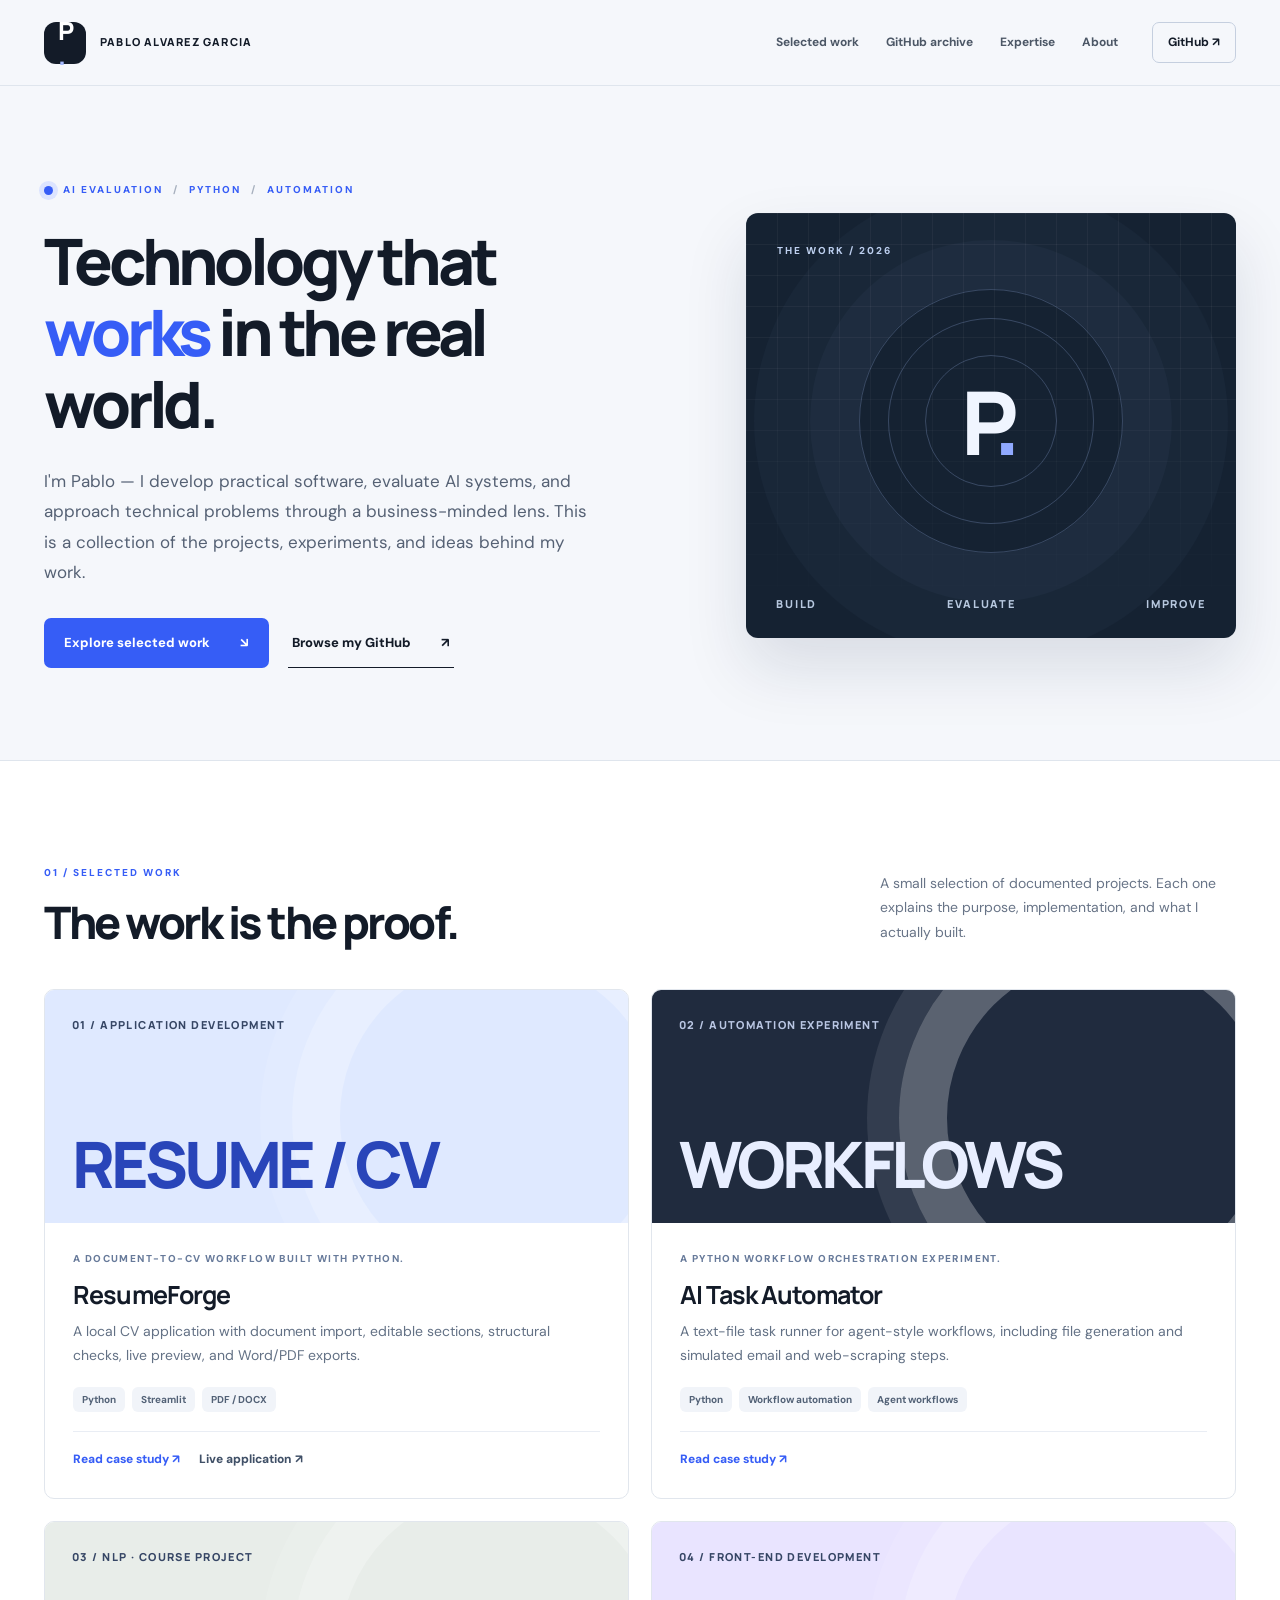
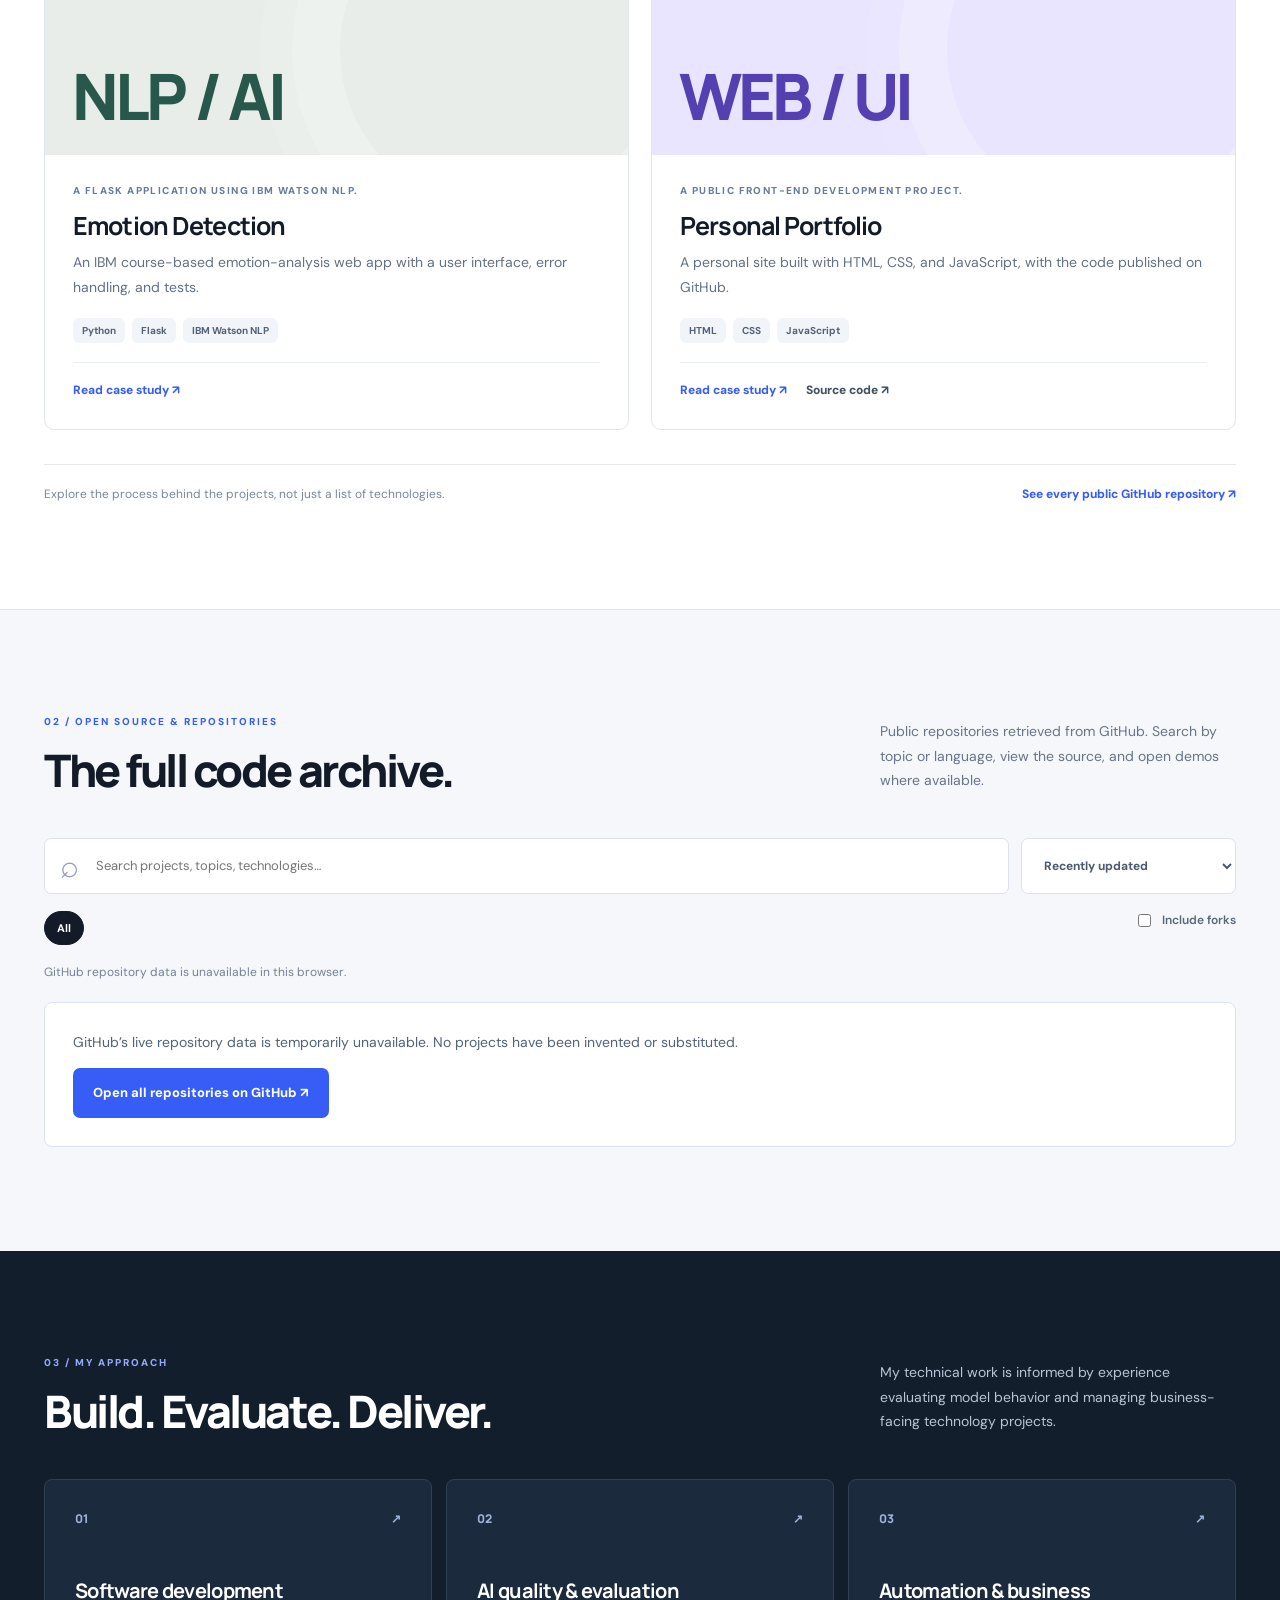
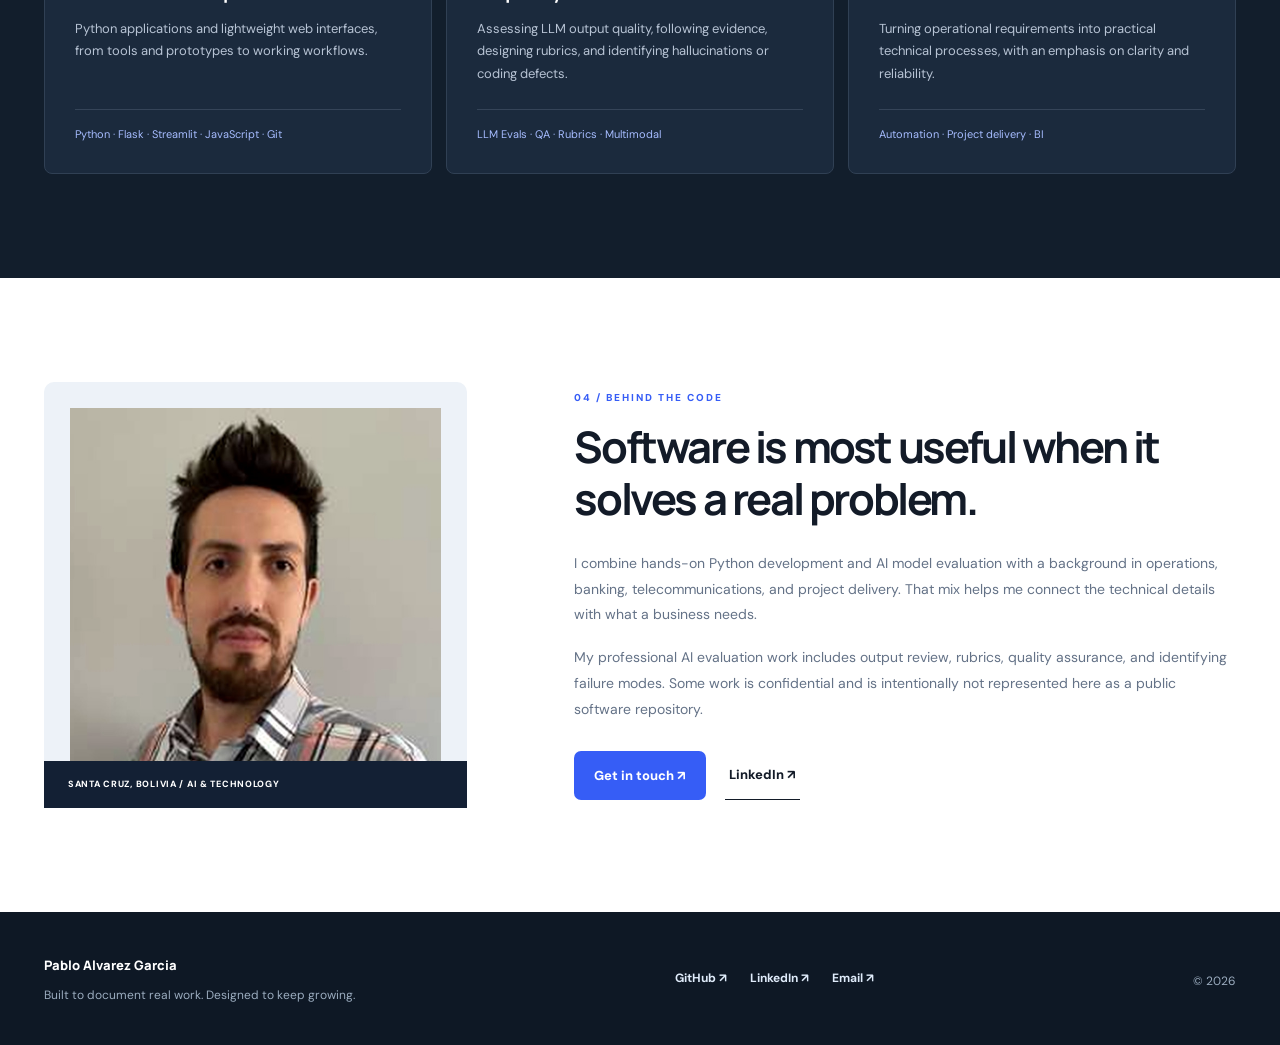
<file: index.html>
<!doctype html>
<html lang="en">
<head>
  <meta charset="utf-8">
  <meta name="viewport" content="width=device-width,initial-scale=1">
  <meta name="theme-color" content="#f5f7fb">
  <meta name="description" content="Pablo Alvarez Garcia — a portfolio of Python applications, AI model evaluation, automation workflows, and software projects. Explore verified work and public GitHub repositories.">
  <meta property="og:type" content="website"><meta property="og:title" content="Pablo Alvarez Garcia — AI & Software Projects"><meta property="og:description" content="Selected projects, engineering notes, and source code. Practical solutions informed by AI evaluation and business operations.">
  <title>Pablo Alvarez Garcia — AI & Software Projects</title>
  <link rel="icon" href="assets/favicon.svg" type="image/svg+xml">
  <link rel="stylesheet" href="style.css">
  <script src="content.js" defer></script><script src="main.js" defer></script>
</head>
<body>
<a class="skip-link" href="#selected-work">Skip to projects</a>
<header class="site-header"><div class="container header-inner">
  <a class="brand" href="#top" aria-label="Pablo Alvarez Garcia — home"><span class="brand-mark">P<span>.</span></span><span>PABLO ALVAREZ GARCIA</span></a>
  <nav aria-label="Main navigation" class="site-nav" id="site-nav"><a href="#selected-work">Selected work</a><a href="#repository-archive">GitHub archive</a><a href="#expertise">Expertise</a><a href="#about">About</a></nav>
  <a class="header-github" href="https://github.com/PabloAGMgithub" target="_blank" rel="noopener noreferrer" aria-label="GitHub profile">GitHub <span aria-hidden="true">↗</span></a>
  <button class="menu-button" id="menu-button" type="button" aria-controls="site-nav" aria-expanded="false">Menu <span aria-hidden="true">☰</span></button>
</div></header>
<main id="top">
  <section class="hero container" aria-labelledby="hero-heading">
    <div class="hero-left"><div class="eyebrow"><span class="pulse"></span> AI EVALUATION <span> / </span> PYTHON <span> / </span> AUTOMATION</div>
      <h1 id="hero-heading">Technology that <em>works</em> in the real world.</h1>
      <p class="hero-description">I'm Pablo — I develop practical software, evaluate AI systems, and approach technical problems through a business-minded lens. This is a collection of the projects, experiments, and ideas behind my work.</p>
      <div class="hero-actions"><a class="button button-primary" href="#selected-work">Explore selected work <span aria-hidden="true">↘</span></a><a class="button button-link" href="https://github.com/PabloAGMgithub" target="_blank" rel="noopener noreferrer">Browse my GitHub <span aria-hidden="true">↗</span></a></div>
    </div>
    <aside class="hero-visual" aria-label="Areas of work"><div class="visual-grid"></div><span class="visual-label">THE WORK / 2026</span><div class="visual-orbit"><div class="orbit-center">P<span>.</span></div></div><div class="visual-bottom"><span>BUILD</span><span>EVALUATE</span><span>IMPROVE</span></div></aside>
  </section>
  <section class="section section-featured" id="selected-work" aria-labelledby="featured-heading"><div class="container">
    <div class="section-top"><div><div class="section-index">01 / SELECTED WORK</div><h2 id="featured-heading">The work is the proof.</h2></div><p>A small selection of documented projects. Each one explains the purpose, implementation, and what I actually built.</p></div>
    <div id="featured-projects" class="featured-projects"></div>
    <div class="section-end"><span>Explore the process behind the projects, not just a list of technologies.</span><a href="#repository-archive" class="text-arrow">See every public GitHub repository ↗</a></div>
  </div></section>
  <section class="section section-archive" id="repository-archive" aria-labelledby="archive-heading"><div class="container">
    <div class="section-top"><div><div class="section-index">02 / OPEN SOURCE & REPOSITORIES</div><h2 id="archive-heading">The full code archive<span class="accent-period">.</span></h2></div><p>Public repositories retrieved from GitHub. Search by topic or language, view the source, and open demos where available.</p></div>
    <div class="archive-tools"><label class="search-field"><span class="search-symbol">⌕</span><span class="sr-only">Search repositories</span><input id="repo-search" type="search" placeholder="Search projects, topics, technologies…" autocomplete="off"></label><label class="sort-field"><span class="sr-only">Sort repositories</span><select id="repo-sort"><option value="updated">Recently updated</option><option value="name">Name A–Z</option><option value="stars">Most starred</option></select></label></div>
    <div class="archive-details"><div class="filter-row" id="repo-filters"><button type="button" class="filter-chip active" data-language="all" aria-pressed="true">All</button></div><label class="fork-toggle"><input id="include-forks" type="checkbox"> Include forks</label></div>
    <div class="archive-status" id="archive-status" role="status" aria-live="polite">Connecting to GitHub…</div>
    <div id="repo-grid" class="repo-grid"></div>
    <div id="archive-fallback" class="archive-fallback" hidden><p>GitHub’s live repository data is temporarily unavailable. No projects have been invented or substituted.</p><a class="button button-primary" href="https://github.com/PabloAGMgithub?tab=repositories" target="_blank" rel="noopener noreferrer">Open all repositories on GitHub ↗</a></div>
  </div></section>
  <section class="section expertise-section" id="expertise" aria-labelledby="expertise-heading"><div class="container"><div class="section-top"><div><div class="section-index">03 / MY APPROACH</div><h2 id="expertise-heading">Build. Evaluate. Deliver.</h2></div><p>My technical work is informed by experience evaluating model behavior and managing business-facing technology projects.</p></div><div class="expertise-grid">
    <article class="expertise-card"><div class="expertise-num">01 <span>↗</span></div><h3>Software development</h3><p>Python applications and lightweight web interfaces, from tools and prototypes to working workflows.</p><div class="skill-rail">Python · Flask · Streamlit · JavaScript · Git</div></article>
    <article class="expertise-card"><div class="expertise-num">02 <span>↗</span></div><h3>AI quality & evaluation</h3><p>Assessing LLM output quality, following evidence, designing rubrics, and identifying hallucinations or coding defects.</p><div class="skill-rail">LLM Evals · QA · Rubrics · Multimodal</div></article>
    <article class="expertise-card"><div class="expertise-num">03 <span>↗</span></div><h3>Automation & business</h3><p>Turning operational requirements into practical technical processes, with an emphasis on clarity and reliability.</p><div class="skill-rail">Automation · Project delivery · BI</div></article>
  </div></div></section>
  <section class="section about-section" id="about" aria-labelledby="about-heading"><div class="container about-grid">
    <div class="about-image"><img src="assets/profile.jpg" alt="Portrait of Pablo Alvarez Garcia" width="650" height="670" loading="eager"><span class="photo-caption">SANTA CRUZ, BOLIVIA / AI & TECHNOLOGY</span></div>
    <div class="about-copy"><div class="section-index">04 / BEHIND THE CODE</div><h2 id="about-heading">Software is most useful when it solves a real problem.</h2><p>I combine hands-on Python development and AI model evaluation with a background in operations, banking, telecommunications, and project delivery. That mix helps me connect the technical details with what a business needs.</p><p>My professional AI evaluation work includes output review, rubrics, quality assurance, and identifying failure modes. Some work is confidential and is intentionally not represented here as a public software repository.</p><div class="about-actions"><a class="button button-primary" href="mailto:pablito.alvarezgarciam@gmail.com">Get in touch ↗</a><a class="button button-link" href="https://www.linkedin.com/in/pablo-alvarez-garc%C3%ADa-455173215/" target="_blank" rel="noopener noreferrer">LinkedIn ↗</a></div></div>
  </div></section>
</main>
<footer class="footer"><div class="container footer-inner"><div><strong>Pablo Alvarez Garcia</strong><p>Built to document real work. Designed to keep growing.</p></div><div class="footer-links"><a href="https://github.com/PabloAGMgithub" target="_blank" rel="noopener noreferrer">GitHub ↗</a><a href="https://www.linkedin.com/in/pablo-alvarez-garc%C3%ADa-455173215/" target="_blank" rel="noopener noreferrer">LinkedIn ↗</a><a href="mailto:pablito.alvarezgarciam@gmail.com">Email ↗</a></div><small>© <span id="current-year">2026</span></small></div></footer>
</body></html>
</file>
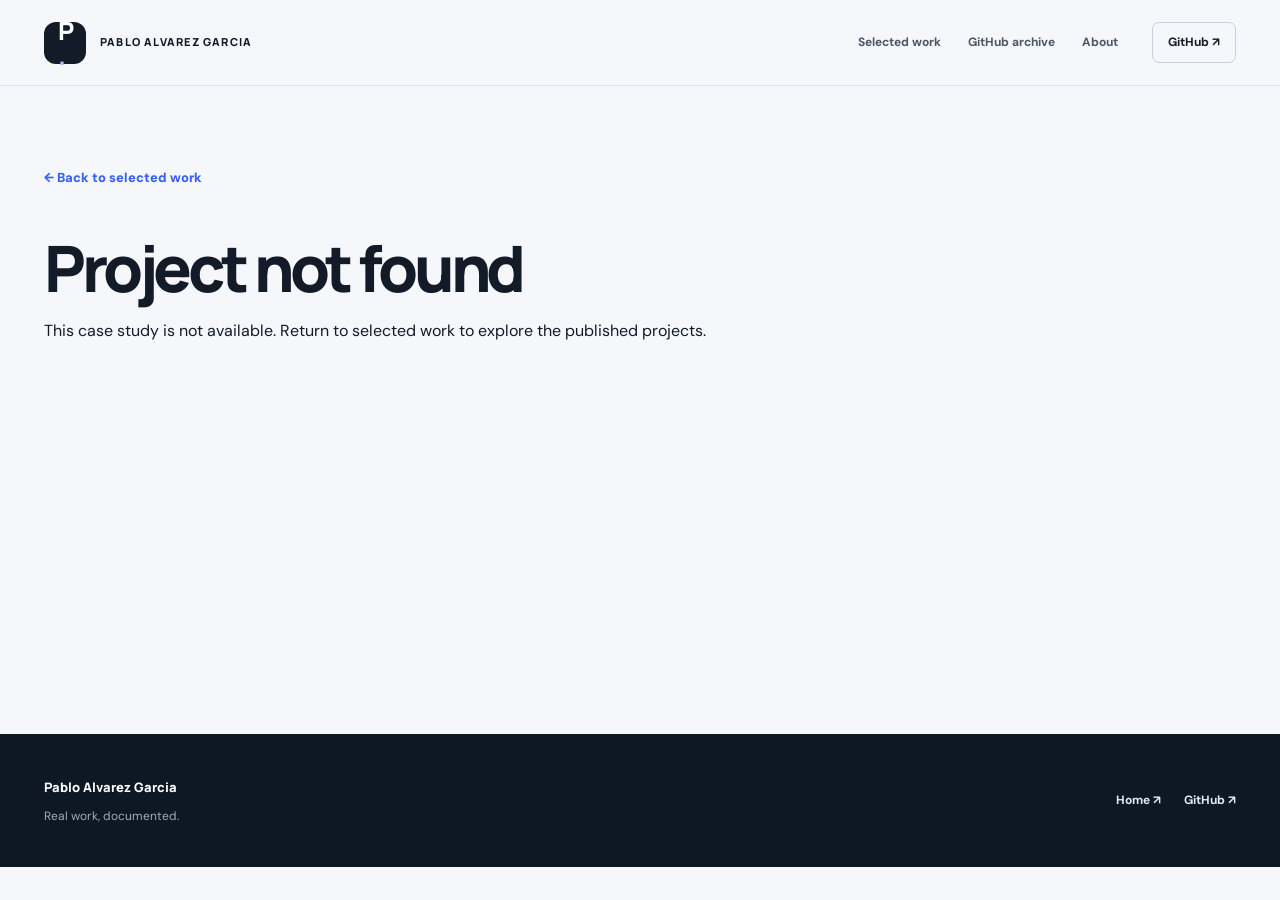
<file: project.html>
<!doctype html><html lang="en"><head><meta charset="utf-8"><meta name="viewport" content="width=device-width,initial-scale=1"><meta name="theme-color" content="#f5f7fb"><title>Project — Pablo Alvarez Garcia</title><meta name="description" content="Technical project case study from Pablo Alvarez Garcia"><link rel="icon" href="assets/favicon.svg" type="image/svg+xml"><link rel="stylesheet" href="style.css"><script src="content.js" defer></script><script src="project.js" defer></script></head>
<body><a class="skip-link" href="#project-main">Skip to project</a><header class="site-header"><div class="container header-inner"><a class="brand" href="index.html"><span class="brand-mark">P<span>.</span></span><span>PABLO ALVAREZ GARCIA</span></a><nav class="site-nav" aria-label="Main navigation"><a href="index.html#selected-work">Selected work</a><a href="index.html#repository-archive">GitHub archive</a><a href="index.html#about">About</a></nav><a class="header-github" href="https://github.com/PabloAGMgithub" target="_blank" rel="noopener noreferrer">GitHub ↗</a></div></header>
<main id="project-main" class="case-study container"><a class="back-link" href="index.html#selected-work">← Back to selected work</a><div id="case-study-content"><div class="section-index">PROJECT CASE STUDY</div><h1>Loading project…</h1></div></main><footer class="footer"><div class="container footer-inner"><div><strong>Pablo Alvarez Garcia</strong><p>Real work, documented.</p></div><div class="footer-links"><a href="index.html">Home ↗</a><a href="https://github.com/PabloAGMgithub" target="_blank" rel="noopener noreferrer">GitHub ↗</a></div></div></footer></body></html>
</file>
<file: style.css>
@import url('https://fonts.googleapis.com/css2?family=DM+Sans:wght@400;500;600;700;800&family=Manrope:wght@400;500;600;700;800&display=swap');
:root{--ink:#131b28;--ink-soft:#3b475a;--muted:#718096;--blue:#365df6;--blue-dark:#2144d2;--paper:#f5f7fb;--white:#fff;--line:#dfe5ed;--pale:#edf1fa;--dark:#111d2a;--font:'DM Sans',Inter,Arial,sans-serif;--heading:'Manrope',Inter,Arial,sans-serif}
*{box-sizing:border-box}html{scroll-behavior:smooth}body{margin:0;background:var(--paper);color:var(--ink);font:16px/1.65 var(--font);-webkit-font-smoothing:antialiased}a{color:inherit}button,input,select{font:inherit}button{cursor:pointer}img{max-width:100%;display:block}.container{width:min(1192px,calc(100% - 88px));margin-inline:auto}.sr-only,.skip-link:not(:focus){position:absolute;clip:rect(0 0 0 0);clip-path:inset(50%);width:1px;height:1px;overflow:hidden;white-space:nowrap}.skip-link:focus{position:absolute;z-index:100;top:12px;left:12px;background:var(--white);padding:12px 18px}a:focus-visible,button:focus-visible,input:focus-visible,select:focus-visible{outline:3px solid var(--blue);outline-offset:4px}h1,h2,h3,h4,p{margin-top:0}h1,h2,h3{font-family:var(--heading)}
.site-header{height:86px;background:rgba(245,247,251,.93);border-bottom:1px solid var(--line);position:sticky;top:0;z-index:50;backdrop-filter:blur(15px)}.header-inner{height:100%;display:flex;align-items:center;gap:34px}.brand{display:flex;align-items:center;gap:14px;text-decoration:none;font:800 11px/1.3 var(--heading);letter-spacing:.11em;white-space:nowrap}.brand-mark{width:42px;height:42px;display:grid;place-content:center;background:var(--ink);color:white;border-radius:12px;font:800 25px/1 var(--heading);letter-spacing:-.09em}.brand-mark span{color:#a6baff}.site-nav{display:flex;align-items:center;justify-content:center;gap:27px;margin-left:auto}.site-nav a,.header-github{font-size:12px;font-weight:700;text-decoration:none;color:#4c5766;white-space:nowrap}.site-nav a:hover,.header-github:hover{color:var(--blue)}.header-github{border:1px solid #c5cfdf;border-radius:7px;padding:10px 15px;color:var(--ink)}.menu-button{display:none;border:1px solid var(--line);background:var(--white);border-radius:8px;padding:9px 14px;font-size:13px;font-weight:700}
.hero{display:grid;grid-template-columns:1.13fr .87fr;gap:5.5%;min-height:620px;align-items:center;padding-block:96px 92px}.hero-left{max-width:620px}.eyebrow,.section-index,.visual-label,.photo-caption{font-size:10px;font-weight:800;letter-spacing:.2em}.eyebrow{display:flex;align-items:center;gap:10px;color:var(--blue);margin-bottom:26px}.eyebrow>span:not(.pulse){color:#a7b0be}.pulse{width:9px;height:9px;border-radius:50%;background:var(--blue);box-shadow:0 0 0 5px #dce4ff}.hero h1{font-size:clamp(44px,5vw,75px);line-height:1.12;letter-spacing:-.065em;margin-bottom:26px;font-weight:800}.hero h1 em{font-style:normal;color:var(--blue)}.hero-description{max-width:560px;color:#556174;font-size:17px;line-height:1.8;margin-bottom:30px}.hero-actions,.about-actions{display:flex;align-items:center;gap:19px;flex-wrap:wrap}.button{display:inline-flex;align-items:center;justify-content:space-between;gap:30px;padding:14px 20px;border-radius:7px;text-decoration:none;font-size:13px;font-weight:800;transition:transform .2s,background .2s,border-color .2s}.button:hover{transform:translateY(-2px)}.button-primary{background:var(--blue);color:white}.button-primary:hover{background:var(--blue-dark)}.button-link{color:var(--ink);padding-inline:4px;border-bottom:1px solid var(--ink);border-radius:0}.hero-visual{min-height:425px;background:#152232;position:relative;overflow:hidden;border-radius:12px;color:white;box-shadow:0 30px 65px rgba(13,33,64,.12)}.visual-grid{position:absolute;inset:0;background-image:linear-gradient(#ffffff0b 1px,transparent 1px),linear-gradient(90deg,#ffffff0b 1px,transparent 1px);background-size:31px 31px;mask-image:linear-gradient(0deg,transparent 3%,black 70%)}.visual-label{position:absolute;top:30px;left:31px;color:#bed0ef}.visual-orbit{position:absolute;top:49%;left:50%;width:264px;height:264px;border:1px solid #8ca4d34d;border-radius:50%;transform:translate(-50%,-50%);display:grid;place-content:center;box-shadow:0 0 0 49px #8ca4d30a,0 0 0 105px #8ca4d309}.visual-orbit:before,.visual-orbit:after{content:'';position:absolute;border:1px solid #8ca4d34d;border-radius:50%}.visual-orbit:before{inset:28px}.visual-orbit:after{inset:65px}.orbit-center{font:800 88px/1 var(--heading);letter-spacing:-.12em;z-index:2;color:#f0f5ff;transform:translateX(-5px)}.orbit-center span{color:#90a9ff}.visual-bottom{position:absolute;bottom:27px;left:30px;right:30px;display:flex;justify-content:space-between;color:#b7c8df;font:800 11px var(--heading);letter-spacing:.17em}
.section{padding-block:104px}.section-top{display:flex;justify-content:space-between;align-items:end;gap:40px;margin-bottom:42px}.section-top>div{max-width:740px}.section-index{color:var(--blue);margin-bottom:15px}.section-top h2{font-size:clamp(33px,3.5vw,48px);letter-spacing:-.055em;line-height:1.13;margin:0;font-weight:800}.section-top>p{max-width:356px;color:#687487;font-size:14px;line-height:1.75;margin:0 0 3px}.section-featured{background:white;border-block:1px solid var(--line)}.featured-projects{display:grid;grid-template-columns:repeat(2,minmax(0,1fr));gap:22px}.project-card{border:1px solid #e1e6ed;border-radius:10px;overflow:hidden;background:#fff;display:flex;flex-direction:column;transition:transform .2s,box-shadow .2s}.project-card:hover{transform:translateY(-4px);box-shadow:0 18px 44px rgba(15,27,52,.08)}.project-art{min-height:233px;background:#e5ebf6;position:relative;padding:27px;overflow:hidden;display:flex;flex-direction:column;justify-content:space-between}.art-overline{font:800 11px var(--heading);letter-spacing:.13em;position:relative;z-index:1;color:#364665}.art-big{font:800 clamp(40px,5vw,76px)/1 var(--heading);letter-spacing:-.06em;position:relative;z-index:1;max-width:94%}.project-art:after{content:'';height:320px;width:320px;position:absolute;right:-80px;top:-80px;border:48px solid #ffffff42;border-radius:50%;box-shadow:0 0 0 32px #ffffff16}.visual-resume{background:#dfe9ff}.visual-resume .art-big{color:#2945b9}.visual-automation{background:#202b3e}.visual-automation .art-overline{color:#b9c6e3}.visual-automation .art-big{color:#e8eeff}.visual-nlp{background:#e8ede9}.visual-nlp .art-big{color:#28584b}.visual-web{background:#e9e4ff}.visual-web .art-big{color:#5440b1}.project-body{padding:28px;display:flex;flex-direction:column;flex:1}.project-meta{font-size:10px;font-weight:800;letter-spacing:.14em;color:#677a9a;margin-bottom:12px}.project-card h3{font-size:25px;letter-spacing:-.035em;line-height:1.2;margin-bottom:9px}.project-summary{color:#637185;font-size:14px;line-height:1.75;margin-bottom:19px}.tags{display:flex;flex-wrap:wrap;gap:7px;margin-top:auto;margin-bottom:19px}.tag{font:700 10px var(--font);background:#f1f4f9;color:#526176;border-radius:6px;padding:6px 9px}.project-links{display:flex;gap:19px;flex-wrap:wrap;align-items:center;border-top:1px solid #e9edf4;padding-top:18px}.project-links a{text-decoration:none;font-weight:800;font-size:12px;color:var(--blue)}.project-links a:hover{text-decoration:underline}.project-links .link-muted{color:#405067}.section-end{border-top:1px solid #e5e9ef;margin-top:34px;padding-top:20px;display:flex;align-items:center;justify-content:space-between;gap:30px;font-size:12px;color:#7a8798}.text-arrow{color:var(--blue);font-weight:800;white-space:nowrap;text-decoration:none}.text-arrow:hover{text-decoration:underline}
.section-archive{background:#f5f7fb}.archive-tools{display:grid;grid-template-columns:1fr 215px;gap:12px}.search-field,.sort-field{height:56px;background:white;border:1px solid #dce2eb;border-radius:7px;display:flex;align-items:center}.search-symbol{font-size:32px;padding:0 15px;color:#90a0bc;line-height:1}.search-field input{border:0;outline:0;width:100%;color:var(--ink);font-size:13px;min-width:0;background:transparent}.sort-field select{border:0;outline:0;padding:0 18px;width:100%;color:#4b5a70;font-size:12px;font-weight:700;background:transparent;cursor:pointer}.archive-details{display:flex;justify-content:space-between;align-items:start;gap:20px;margin:17px 0 18px}.filter-row{display:flex;align-items:center;gap:8px;flex-wrap:wrap}.filter-chip{border:1px solid #d7dfeb;background:white;padding:7px 12px;font-size:11px;font-weight:700;border-radius:50px;color:#53617a}.filter-chip.active{background:var(--ink);color:white;border-color:var(--ink)}.fork-toggle{font-size:12px;font-weight:600;color:#59677b;white-space:nowrap;display:flex;gap:8px;align-items:center}.fork-toggle input{accent-color:var(--blue)}.archive-status{font-size:12px;color:#748196;margin-bottom:18px;min-height:21px}.repo-grid{display:grid;grid-template-columns:repeat(3,minmax(0,1fr));gap:16px}.repo-card{display:flex;flex-direction:column;min-height:230px;background:white;border:1px solid #dfe5ee;border-radius:9px;padding:23px;transition:border-color .2s,transform .2s}.repo-card:hover{border-color:#a3b5fa;transform:translateY(-2px)}.repo-top{display:flex;justify-content:space-between;align-items:center;gap:14px;margin-bottom:22px}.repo-type{font-size:10px;font-weight:800;color:#7584a0;letter-spacing:.12em}.fork-badge{background:#f0f2f6;color:#6e788a;border-radius:4px;padding:3px 6px;font-size:10px;font-weight:700}.repo-card h3{font-size:18px;letter-spacing:-.035em;line-height:1.27;margin-bottom:10px;overflow-wrap:anywhere}.repo-card h3 a{text-decoration:none}.repo-card h3 a:hover{color:var(--blue)}.repo-card p{font-size:12px;color:#6b788b;line-height:1.65;margin-bottom:20px}.repo-foot{border-top:1px solid #e8edf4;padding-top:15px;margin-top:auto;display:flex;justify-content:space-between;align-items:center;flex-wrap:wrap;gap:9px;font-size:11px;color:#64738a}.repo-foot a{font-weight:800;color:var(--blue);text-decoration:none}.archive-fallback{border:1px solid #dae3ef;background:#fff;border-radius:8px;padding:28px}.archive-fallback p{font-size:14px;color:#52627a}
.expertise-section{background:#121e2c;color:white}.expertise-section .section-top>p{color:#b7c5d6}.expertise-section .section-index{color:#96aaff}.expertise-grid{display:grid;grid-template-columns:repeat(3,1fr);gap:14px}.expertise-card{background:#1b2a3d;padding:30px;border:1px solid #304054;border-radius:8px;min-height:290px;display:flex;flex-direction:column}.expertise-num{color:#9cb2d9;font:800 12px var(--heading);display:flex;justify-content:space-between;margin-bottom:47px}.expertise-card h3{font-size:20px;letter-spacing:-.035em;margin-bottom:11px}.expertise-card p{font-size:13px;color:#b7c3d4;line-height:1.75;margin-bottom:23px}.skill-rail{font-size:11px;color:#a6bcff;border-top:1px solid #354458;padding-top:15px;margin-top:auto}
.about-section{background:#fff}.about-grid{display:grid;grid-template-columns:.78fr 1.22fr;gap:9%;align-items:center}.about-image{background:#edf2f8;border-radius:10px;position:relative;padding:26px 26px 0}.about-image img{width:100%;height:400px;object-fit:cover;object-position:center 17%;filter:saturate(.85)}.photo-caption{position:absolute;bottom:0;left:0;right:0;background:#132034;color:white;padding:16px 24px;letter-spacing:.08em;font-size:9px}.about-copy h2{font-size:clamp(29px,3.4vw,46px);line-height:1.2;letter-spacing:-.055em;margin-bottom:25px}.about-copy>p{color:#647287;font-size:14px;line-height:1.85;margin-bottom:17px}.about-actions{margin-top:27px}
.footer{background:#0e1825;color:white;padding-block:40px}.footer-inner{display:flex;align-items:center;gap:40px;justify-content:space-between}.footer strong{font:800 13px var(--heading)}.footer p,.footer small{color:#9bacbf;font-size:12px;margin:7px 0 0}.footer-links{display:flex;flex-wrap:wrap;gap:23px}.footer-links a{color:#dfebfa;text-decoration:none;font-weight:700;font-size:12px}
.case-study{padding-block:78px 120px;min-height:72vh}.back-link{display:inline-block;color:var(--blue);text-decoration:none;font-size:13px;font-weight:800;margin-bottom:44px}.case-study h1{font:800 clamp(42px,5vw,70px)/1.11 var(--heading);letter-spacing:-.065em;margin:0 0 15px}.case-subtitle{font-size:22px;color:#627189;letter-spacing:-.025em;max-width:750px}.case-hero{border-bottom:1px solid var(--line);padding-bottom:42px;margin-bottom:55px}.case-tags{margin-top:24px;margin-bottom:20px}.case-actions{display:flex;gap:14px;flex-wrap:wrap;margin-top:26px}.case-columns{display:grid;grid-template-columns:.65fr 1.35fr;gap:9%;margin-bottom:40px}.case-columns h2{font-size:26px;letter-spacing:-.04em}.case-columns p{color:#526178;line-height:1.85}.case-heading{font-size:28px;letter-spacing:-.04em;margin:35px 0 15px}.case-feature-list{display:grid;grid-template-columns:repeat(2,minmax(0,1fr));gap:10px;padding:0;list-style:none}.case-feature-list li{padding:15px;border:1px solid var(--line);background:white;border-radius:6px;font-size:14px}.case-note{margin-top:38px;padding:22px;background:#eaf0ff;border-left:3px solid var(--blue);font-size:13px;color:#3e5272}
@media(max-width:1060px){.container{width:min(1100px,calc(100% - 50px))}.site-nav{gap:17px}.brand{font-size:10px}.hero{grid-template-columns:1fr .78fr;gap:3%}.hero h1{font-size:58px}.hero-visual{min-height:380px}.about-image img{height:360px}}
@media(max-width:760px){.container{width:calc(100% - 38px)}.site-header{height:74px}.header-inner{gap:12px}.brand{font-size:10px}.brand-mark{width:38px;height:38px}.menu-button{display:block;margin-left:auto}.header-github{display:none}.site-nav{display:none;position:absolute;top:73px;left:0;right:0;background:var(--paper);border-bottom:1px solid var(--line);padding:15px 24px;box-shadow:0 16px 22px #0000000a;flex-direction:column;align-items:start;gap:2px;margin:0}.site-nav.open{display:flex}.site-nav a{display:block;width:100%;padding:12px 0;font-size:14px}.hero{display:flex;flex-direction:column;align-items:stretch;gap:37px;min-height:0;padding-block:64px 57px}.hero h1{font-size:clamp(40px,10.2vw,58px)}.hero-description{font-size:15px}.hero-visual{min-height:295px}.visual-orbit{width:215px;height:215px}.orbit-center{font-size:70px}.section{padding-block:74px}.section-top{display:block;margin-bottom:30px}.section-top h2{font-size:35px}.section-top>p{max-width:570px;margin-top:18px}.featured-projects{grid-template-columns:1fr;gap:18px}.project-art{min-height:215px}.project-body{padding:23px}.section-end{align-items:start;flex-direction:column;gap:12px}.archive-tools{grid-template-columns:1fr}.archive-details{flex-direction:column}.repo-grid{grid-template-columns:repeat(2,minmax(0,1fr))}.expertise-grid{grid-template-columns:1fr}.expertise-card{min-height:220px}.expertise-num{margin-bottom:30px}.about-grid{grid-template-columns:1fr;gap:35px}.about-image{max-width:460px}.about-image img{height:310px}.footer-inner{align-items:start;flex-direction:column;gap:16px}.case-columns{grid-template-columns:1fr;gap:16px}.case-feature-list{grid-template-columns:1fr}}
@media(max-width:520px){.repo-grid{grid-template-columns:1fr}.hero-actions{gap:14px}.button{font-size:12px}.visual-orbit{width:194px;height:194px}.hero-visual{min-height:270px}.section-top h2{font-size:31px}.project-art{min-height:190px}.art-big{font-size:48px}.repo-card{min-height:190px}.archive-tools{gap:9px}.brand>span:last-child{font-size:9px;letter-spacing:.06em}}
@media(prefers-reduced-motion:reduce){html{scroll-behavior:auto}*,*:before,*:after{animation-duration:.01ms!important;transition-duration:.01ms!important}}
</file>
